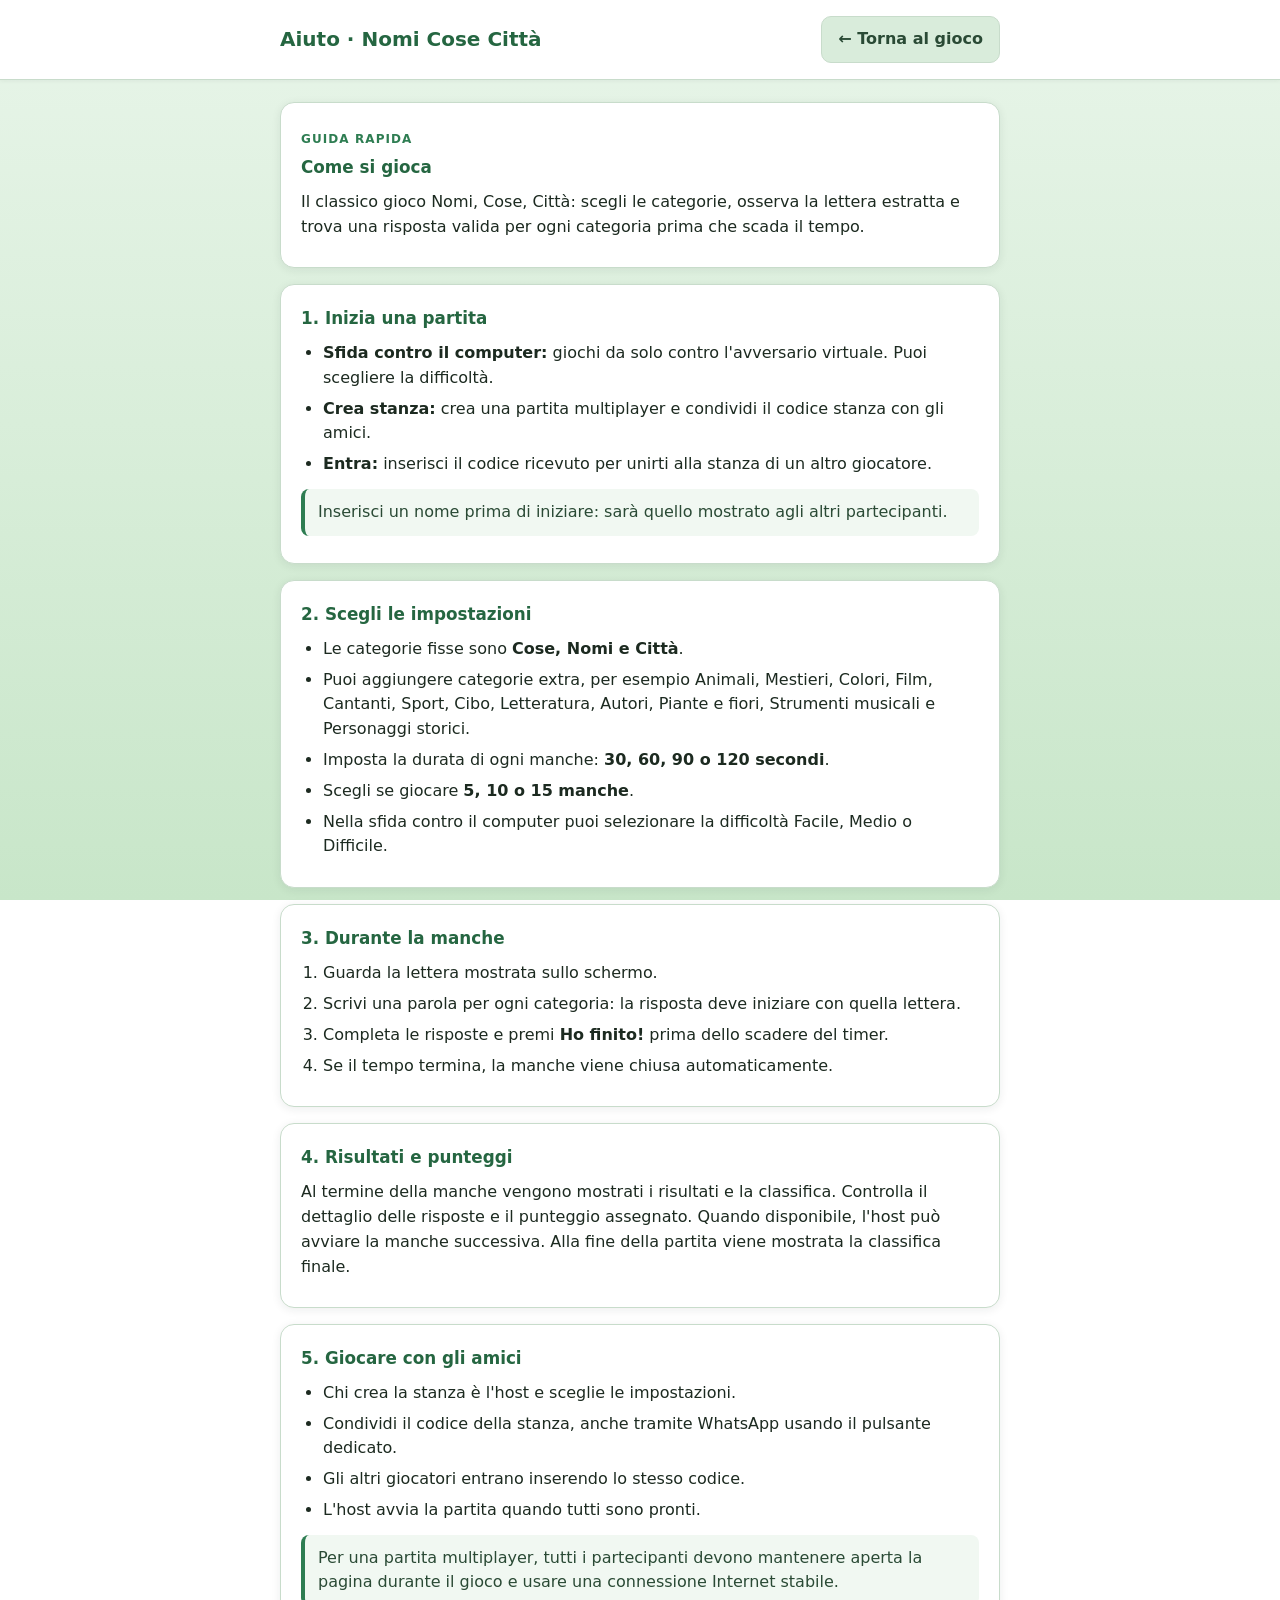
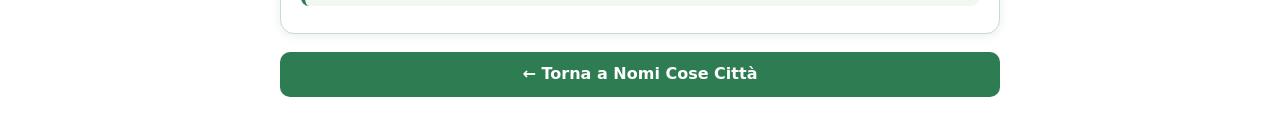
<file: help.html>
<!DOCTYPE html>
<html lang="it">
<head>
  <meta charset="UTF-8">
  <meta name="viewport" content="width=device-width, initial-scale=1.0">
  <meta name="theme-color" content="#e8f5e9">
  <title>Aiuto · Nomi Cose Città</title>
  <style>
    :root {
      --bg: #e8f5e9;
      --bg-accent: #c8e6c9;
      --surface: #fff;
      --surface-2: #f1f8f2;
      --text: #1c2a20;
      --muted: #5f7263;
      --border: #c8dccb;
      --primary: #2e7d52;
      --primary-dark: #256641;
      --secondary: #d9ecdb;
      --secondary-text: #2a4a35;
      --radius: 14px;
      --shadow: 0 2px 10px rgba(28, 42, 32, .08);
    }
    * { box-sizing: border-box; margin: 0; padding: 0; }
    body {
      min-height: 100vh;
      padding: 0 16px 32px;
      color: var(--text);
      background: linear-gradient(180deg, var(--bg), var(--bg-accent));
      background-attachment: fixed;
      font-family: system-ui, -apple-system, "Segoe UI", Roboto, sans-serif;
      line-height: 1.55;
      -webkit-font-smoothing: antialiased;
    }
    header {
      margin: 0 -16px 22px;
      padding: 16px;
      background: var(--surface);
      border-bottom: 1px solid var(--border);
      box-shadow: 0 1px 4px rgba(28, 42, 32, .06);
    }
    .header-inner { max-width: 720px; margin: auto; display: flex; align-items: center; justify-content: space-between; gap: 12px; }
    h1 { color: var(--primary-dark); font-size: 1.25rem; line-height: 1.2; }
    main { max-width: 720px; margin: auto; }
    .intro, section {
      background: var(--surface);
      border: 1px solid var(--border);
      border-radius: var(--radius);
      box-shadow: var(--shadow);
      padding: 20px;
      margin-bottom: 16px;
    }
    .eyebrow { color: var(--primary); font-size: .75rem; font-weight: 800; letter-spacing: .09em; text-transform: uppercase; margin-bottom: 6px; }
    h2 { color: var(--primary-dark); font-size: 1.05rem; margin-bottom: 10px; }
    p { margin: 7px 0; }
    ul, ol { padding-left: 22px; margin: 8px 0; }
    li { margin: 6px 0; }
    .tip { background: var(--surface-2); border-left: 4px solid var(--primary); border-radius: 8px; padding: 11px 13px; margin-top: 12px; color: var(--secondary-text); }
    .btn {
      display: inline-flex; align-items: center; justify-content: center;
      min-height: 42px; padding: 10px 16px; border: 0; border-radius: 10px;
      background: var(--primary); color: #fff; font: inherit; font-weight: 700;
      text-decoration: none; cursor: pointer; transition: background .2s, transform .08s;
    }
    .btn:hover { background: var(--primary-dark); }
    .btn:active { transform: scale(.98); }
    .btn-secondary { background: var(--secondary); color: var(--secondary-text); border: 1px solid var(--border); white-space: nowrap; }
    .btn-secondary:hover { background: #c6dec9; }
    .back-bottom { width: 100%; margin-top: 2px; }
    @media (max-width: 420px) {
      .header-inner { align-items: flex-start; flex-direction: column; }
      .header-inner .btn { width: 100%; }
      .intro, section { padding: 17px; }
    }
  </style>
</head>
<body>
  <header>
    <div class="header-inner">
      <h1>Aiuto · Nomi Cose Città</h1>
      <a class="btn btn-secondary" href="index.html">← Torna al gioco</a>
    </div>
  </header>

  <main>
    <div class="intro">
      <p class="eyebrow">Guida rapida</p>
      <h2>Come si gioca</h2>
      <p>Il classico gioco Nomi, Cose, Città: scegli le categorie, osserva la lettera estratta e trova una risposta valida per ogni categoria prima che scada il tempo.</p>
    </div>

    <section>
      <h2>1. Inizia una partita</h2>
      <ul>
        <li><strong>Sfida contro il computer:</strong> giochi da solo contro l'avversario virtuale. Puoi scegliere la difficoltà.</li>
        <li><strong>Crea stanza:</strong> crea una partita multiplayer e condividi il codice stanza con gli amici.</li>
        <li><strong>Entra:</strong> inserisci il codice ricevuto per unirti alla stanza di un altro giocatore.</li>
      </ul>
      <p class="tip">Inserisci un nome prima di iniziare: sarà quello mostrato agli altri partecipanti.</p>
    </section>

    <section>
      <h2>2. Scegli le impostazioni</h2>
      <ul>
        <li>Le categorie fisse sono <strong>Cose, Nomi e Città</strong>.</li>
        <li>Puoi aggiungere categorie extra, per esempio Animali, Mestieri, Colori, Film, Cantanti, Sport, Cibo, Letteratura, Autori, Piante e fiori, Strumenti musicali e Personaggi storici.</li>
        <li>Imposta la durata di ogni manche: <strong>30, 60, 90 o 120 secondi</strong>.</li>
        <li>Scegli se giocare <strong>5, 10 o 15 manche</strong>.</li>
        <li>Nella sfida contro il computer puoi selezionare la difficoltà Facile, Medio o Difficile.</li>
      </ul>
    </section>

    <section>
      <h2>3. Durante la manche</h2>
      <ol>
        <li>Guarda la lettera mostrata sullo schermo.</li>
        <li>Scrivi una parola per ogni categoria: la risposta deve iniziare con quella lettera.</li>
        <li>Completa le risposte e premi <strong>Ho finito!</strong> prima dello scadere del timer.</li>
        <li>Se il tempo termina, la manche viene chiusa automaticamente.</li>
      </ol>
    </section>

    <section>
      <h2>4. Risultati e punteggi</h2>
      <p>Al termine della manche vengono mostrati i risultati e la classifica. Controlla il dettaglio delle risposte e il punteggio assegnato. Quando disponibile, l'host può avviare la manche successiva. Alla fine della partita viene mostrata la classifica finale.</p>
    </section>

    <section>
      <h2>5. Giocare con gli amici</h2>
      <ul>
        <li>Chi crea la stanza è l'host e sceglie le impostazioni.</li>
        <li>Condividi il codice della stanza, anche tramite WhatsApp usando il pulsante dedicato.</li>
        <li>Gli altri giocatori entrano inserendo lo stesso codice.</li>
        <li>L'host avvia la partita quando tutti sono pronti.</li>
      </ul>
      <p class="tip">Per una partita multiplayer, tutti i partecipanti devono mantenere aperta la pagina durante il gioco e usare una connessione Internet stabile.</p>
    </section>

    <a class="btn back-bottom" href="index.html">← Torna a Nomi Cose Città</a>
  </main>
</body>
</html>
</file>
